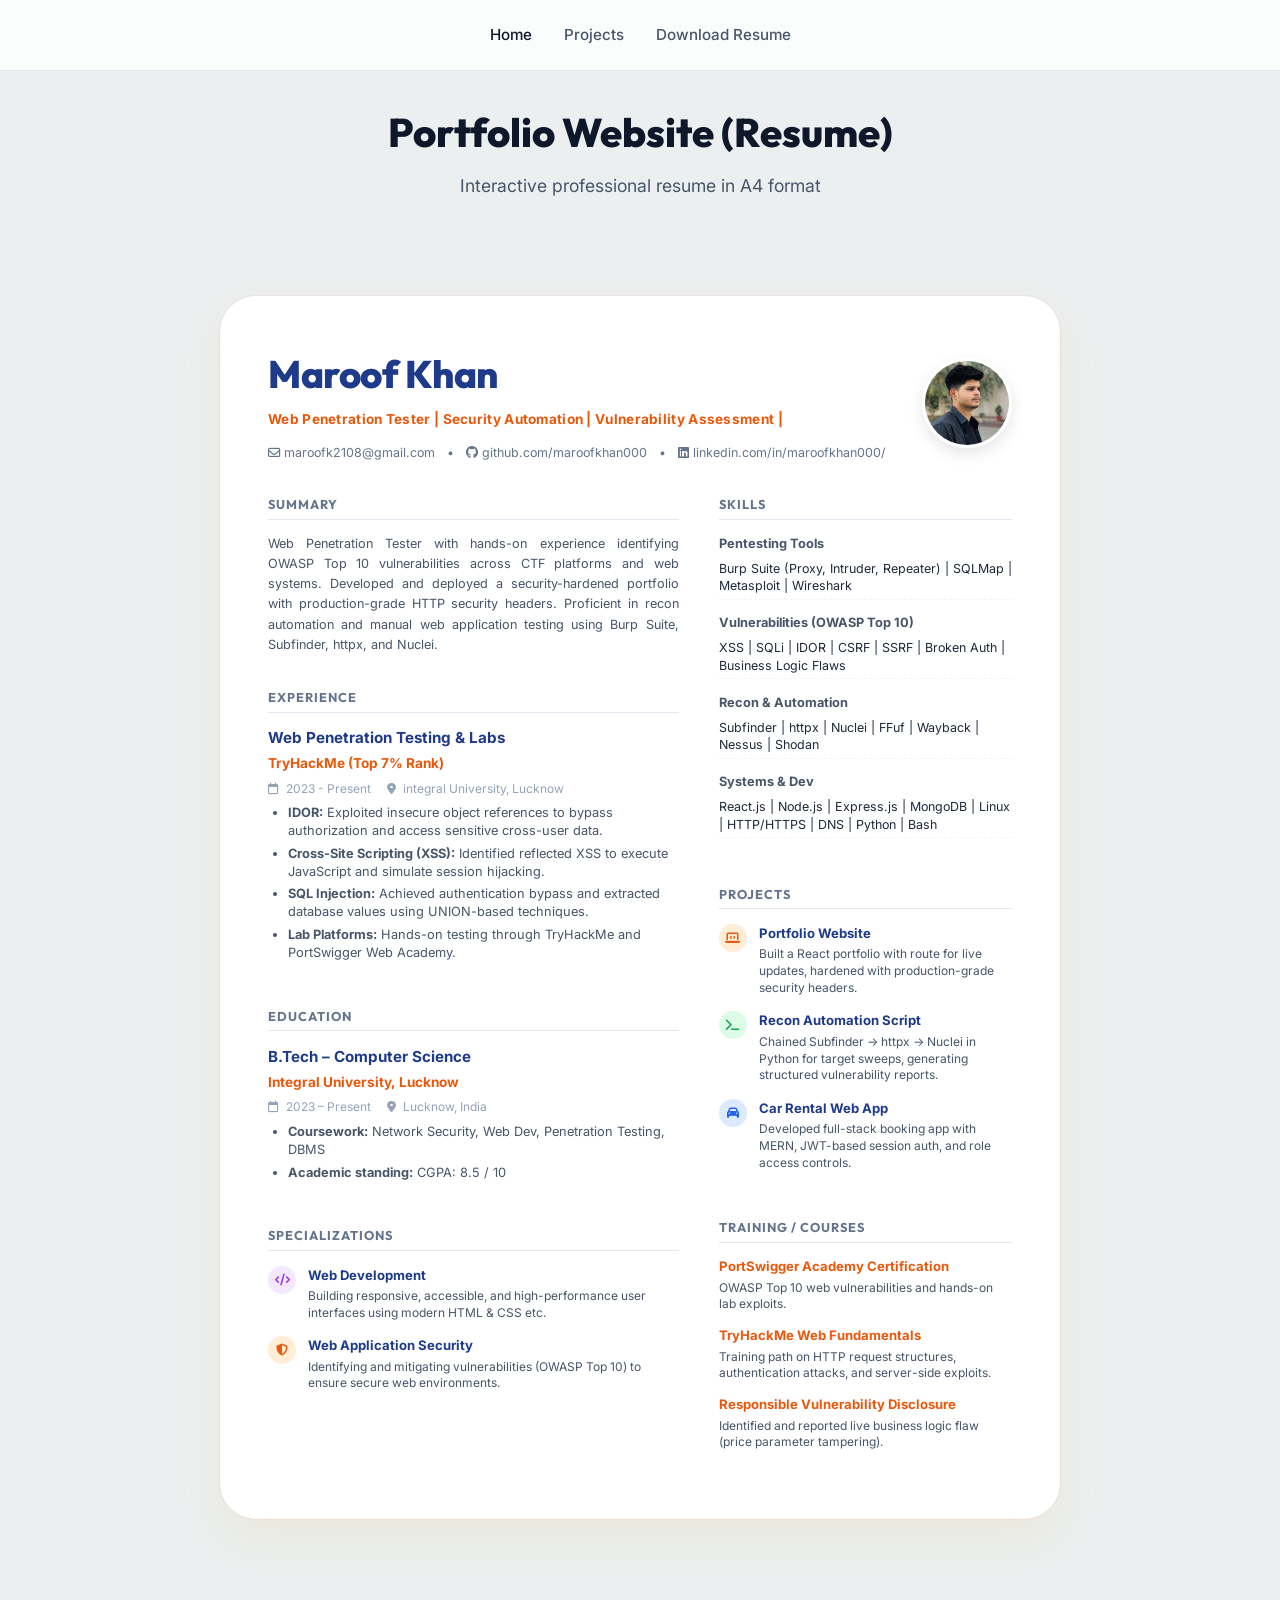
<file: index.html>
<!doctype html>
<html lang="en">
  <head>
    <meta charset="UTF-8" />
    <meta name="viewport" content="width=device-width, initial-scale=1.0" />
    <title>Maroof Khan - Portfolio Homepage</title>
    <!-- Google Fonts -->
    <link rel="preconnect" href="https://fonts.googleapis.com" />
    <link rel="preconnect" href="https://fonts.gstatic.com" crossorigin />
    <link
      href="https://fonts.googleapis.com/css2?family=Inter:wght@300;400;500;600;700;800&family=Outfit:wght@400;600;800&display=swap"
      rel="stylesheet"
    />
    <!-- FontAwesome for Icons -->
    <link
      rel="stylesheet"
      href="https://cdnjs.cloudflare.com/ajax/libs/font-awesome/6.4.0/css/all.min.css"
    />
    <link rel="stylesheet" href="style.css" />
  </head>
  <body>
    <header>
      <div class="nav-container">
        <nav>
          <a href="index.html" class="nav-link active">Home</a>
          <a href="projects.html" class="nav-link">Projects</a>
          <a href="Maroof_Khan_Dummy_Resume.pdf" class="nav-link" download
            >Download Resume</a
          >
        </nav>
      </div>
    </header>

    <!-- Main Container -->
    <main class="container">
      <div class="page-header">
        <h1>Portfolio Website (Resume)</h1>
        <p>Interactive professional resume in A4 format</p>
      </div>

      <!-- Floating A4 Resume Paper Sheet -->
      <div class="resume-wrapper">
        <div class="resume-paper">
          <!-- Resume Header Row -->
          <div class="resume-header-row">
            <!-- Left side: Name, Subtitle, Contact details -->
            <div class="resume-header-info">
              <h1 class="resume-name">Maroof Khan</h1>
              <div class="resume-subtitle-keywords">
                Web Penetration Tester | Security Automation | Vulnerability
                Assessment |
              </div>
              <div class="resume-contact-info">
                <span
                  ><a href="mailto:maroofk2108@gmail.com"
                    ><i class="fa-regular fa-envelope"></i>
                    maroofk2108@gmail.com</a
                  ></span
                >
                <span>•</span>
                <span
                  ><a href="https://github.com/maroofkhan000" target="_blank"
                    ><i class="fa-brands fa-github"></i>
                    github.com/maroofkhan000</a
                  ></span
                >
                <span>•</span>
                <span
                  ><a
                    href="https://linkedin.com/in/maroofkhan000/"
                    target="_blank"
                    ><i class="fa-brands fa-linkedin"></i>
                    linkedin.com/in/maroofkhan000/</a
                  ></span
                >
              </div>
            </div>

            <!-- Right side: Profile photo -->
            <div class="resume-header-photo">
              <div class="resume-photo-box">
                <img
                  src="profile.jpg"
                  class="resume-photo-img"
                  alt="Maroof Khan"
                />
              </div>
            </div>
          </div>

          <!-- Resume Body Grid -->
          <div class="resume-body-grid">
            <!-- Left Column -->
            <div class="resume-column">
              <!-- Summary -->
              <div class="resume-section">
                <div class="resume-section-title">Summary</div>
                <p style="font-size: 9.5pt; color: #475569; line-height: 1.6; text-align: justify;">
                  Web Penetration Tester with hands-on experience identifying
                  OWASP Top 10 vulnerabilities across CTF platforms and web
                  systems. Developed and deployed a security-hardened portfolio
                  with production-grade HTTP security headers. Proficient in
                  recon automation and manual web application testing using Burp
                  Suite, Subfinder, httpx, and Nuclei.
                </p>
              </div>

              <!-- Experience -->
              <div class="resume-section">
                <div class="resume-section-title">Experience</div>

                <!-- Experience Item 1: TryHackMe -->
                <div class="resume-item">
                  <div class="resume-item-title">
                    Web Penetration Testing & Labs
                  </div>
                  <div class="resume-item-company">TryHackMe (Top 7% Rank)</div>
                  <div class="resume-item-meta">
                    <span
                      ><i class="fa-regular fa-calendar"></i> 2023 -
                      Present</span
                    >
                    <span
                      ><i class="fa-solid fa-location-dot"></i> integral
                      University, Lucknow</span
                    >
                  </div>
                  <ul class="resume-list">
                    <li>
                      <strong>IDOR:</strong> Exploited insecure object
                      references to bypass authorization and access sensitive
                      cross-user data.
                    </li>
                    <li>
                      <strong>Cross-Site Scripting (XSS):</strong> Identified
                      reflected XSS to execute JavaScript and simulate session
                      hijacking.
                    </li>
                    <li>
                      <strong>SQL Injection:</strong> Achieved authentication
                      bypass and extracted database values using UNION-based
                      techniques.
                    </li>
                    <li>
                      <strong>Lab Platforms:</strong> Hands-on testing through
                      TryHackMe and PortSwigger Web Academy.
                    </li>
                  </ul>
                </div>


              </div>

              <!-- Education -->
              <div class="resume-section">
                <div class="resume-section-title">Education</div>
                <div class="resume-item">
                  <div class="resume-item-title">B.Tech – Computer Science</div>
                  <div class="resume-item-company">
                    Integral University, Lucknow
                  </div>
                  <div class="resume-item-meta">
                    <span
                      ><i class="fa-regular fa-calendar"></i> 2023 –
                      Present</span
                    >
                    <span
                      ><i class="fa-solid fa-location-dot"></i> Lucknow,
                      India</span
                    >
                  </div>
                  <ul class="resume-list">
                    <li>
                      <strong>Coursework:</strong> Network Security, Web Dev,
                      Penetration Testing, DBMS
                    </li>
                    <li><strong>Academic standing:</strong> CGPA: 8.5 / 10</li>
                  </ul>
                </div>
              </div>

              <!-- Specializations -->
              <div class="resume-section">
                <div class="resume-section-title">Specializations</div>

                <!-- Specialization 1 -->
                <div class="achievement-item">
                  <div class="achievement-icon icon-purple">
                    <i class="fa-solid fa-code"></i>
                  </div>
                  <div class="achievement-content">
                    <div class="achievement-title">Web Development</div>
                    <div class="achievement-desc">
                      Building responsive, accessible, and high-performance user
                      interfaces using modern HTML & CSS etc.
                    </div>
                  </div>
                </div>

                <!-- Specialization 2 -->
                <div class="achievement-item">
                  <div class="achievement-icon icon-orange">
                    <i class="fa-solid fa-shield-halved"></i>
                  </div>
                  <div class="achievement-content">
                    <div class="achievement-title">
                      Web Application Security
                    </div>
                    <div class="achievement-desc">
                      Identifying and mitigating vulnerabilities (OWASP Top 10)
                      to ensure secure web environments.
                    </div>
                  </div>
                </div>
              </div>
            </div>

            <!-- Right Column -->
            <div class="resume-column">
              <!-- Skills -->
              <div class="resume-section">
                <div class="resume-section-title">Skills</div>

                <div class="resume-skills-block">
                  <div class="resume-skills-label">Pentesting Tools</div>
                  <div class="resume-skills-val">
                    Burp Suite (Proxy, Intruder, Repeater) | SQLMap | Metasploit
                    | Wireshark
                  </div>
                </div>

                <div class="resume-skills-block">
                  <div class="resume-skills-label">
                    Vulnerabilities (OWASP Top 10)
                  </div>
                  <div class="resume-skills-val">
                    XSS | SQLi | IDOR | CSRF | SSRF | Broken Auth | Business
                    Logic Flaws
                  </div>
                </div>

                <div class="resume-skills-block">
                  <div class="resume-skills-label">Recon & Automation</div>
                  <div class="resume-skills-val">
                    Subfinder | httpx | Nuclei | FFuf | Wayback | Nessus |
                    Shodan
                  </div>
                </div>

                <div class="resume-skills-block">
                  <div class="resume-skills-label">Systems & Dev</div>
                  <div class="resume-skills-val">
                    React.js | Node.js | Express.js | MongoDB | Linux |
                    HTTP/HTTPS | DNS | Python | Bash
                  </div>
                </div>
              </div>

              <!-- Projects  -->
              <div class="resume-section">
                <div class="resume-section-title">Projects</div>

                <!-- Project 1 -->
                <div class="achievement-item">
                  <div class="achievement-icon icon-orange">
                    <i class="fa-solid fa-laptop-code"></i>
                  </div>
                  <div class="achievement-content">
                    <div class="achievement-title">Portfolio Website</div>
                    <div class="achievement-desc">
                      Built a React portfolio with route for live updates,
                      hardened with production-grade security headers.
                    </div>
                  </div>
                </div>

                <!-- Project 2 -->
                <div class="achievement-item">
                  <div class="achievement-icon icon-green">
                    <i class="fa-solid fa-terminal"></i>
                  </div>
                  <div class="achievement-content">
                    <div class="achievement-title">Recon Automation Script</div>
                    <div class="achievement-desc">
                      Chained Subfinder → httpx → Nuclei in Python for target
                      sweeps, generating structured vulnerability reports.
                    </div>
                  </div>
                </div>

                <!-- Project 3 -->
                <div class="achievement-item">
                  <div class="achievement-icon icon-blue">
                    <i class="fa-solid fa-car"></i>
                  </div>
                  <div class="achievement-content">
                    <div class="achievement-title">Car Rental Web App</div>
                    <div class="achievement-desc">
                      Developed full-stack booking app with MERN, JWT-based
                      session auth, and role access controls.
                    </div>
                  </div>
                </div>
              </div>

              <!-- Training / Courses -->
              <div class="resume-section">
                <div class="resume-section-title">Training / Courses</div>

                <div class="course-item">
                  <div class="course-title">
                    PortSwigger Academy Certification
                  </div>
                  <div class="course-desc">
                    OWASP Top 10 web vulnerabilities and hands-on lab exploits.
                  </div>
                </div>

                <div class="course-item">
                  <div class="course-title">TryHackMe Web Fundamentals</div>
                  <div class="course-desc">
                    Training path on HTTP request structures, authentication
                    attacks, and server-side exploits.
                  </div>
                </div>

                <div class="course-item">
                  <div class="course-title">
                    Responsible Vulnerability Disclosure
                  </div>
                  <div class="course-desc">
                    Identified and reported live business logic flaw (price
                    parameter tampering).
                  </div>
                </div>
              </div>
            </div>
          </div>
        </div>
      </div>
    </main>
  </body>
</html>
</file>
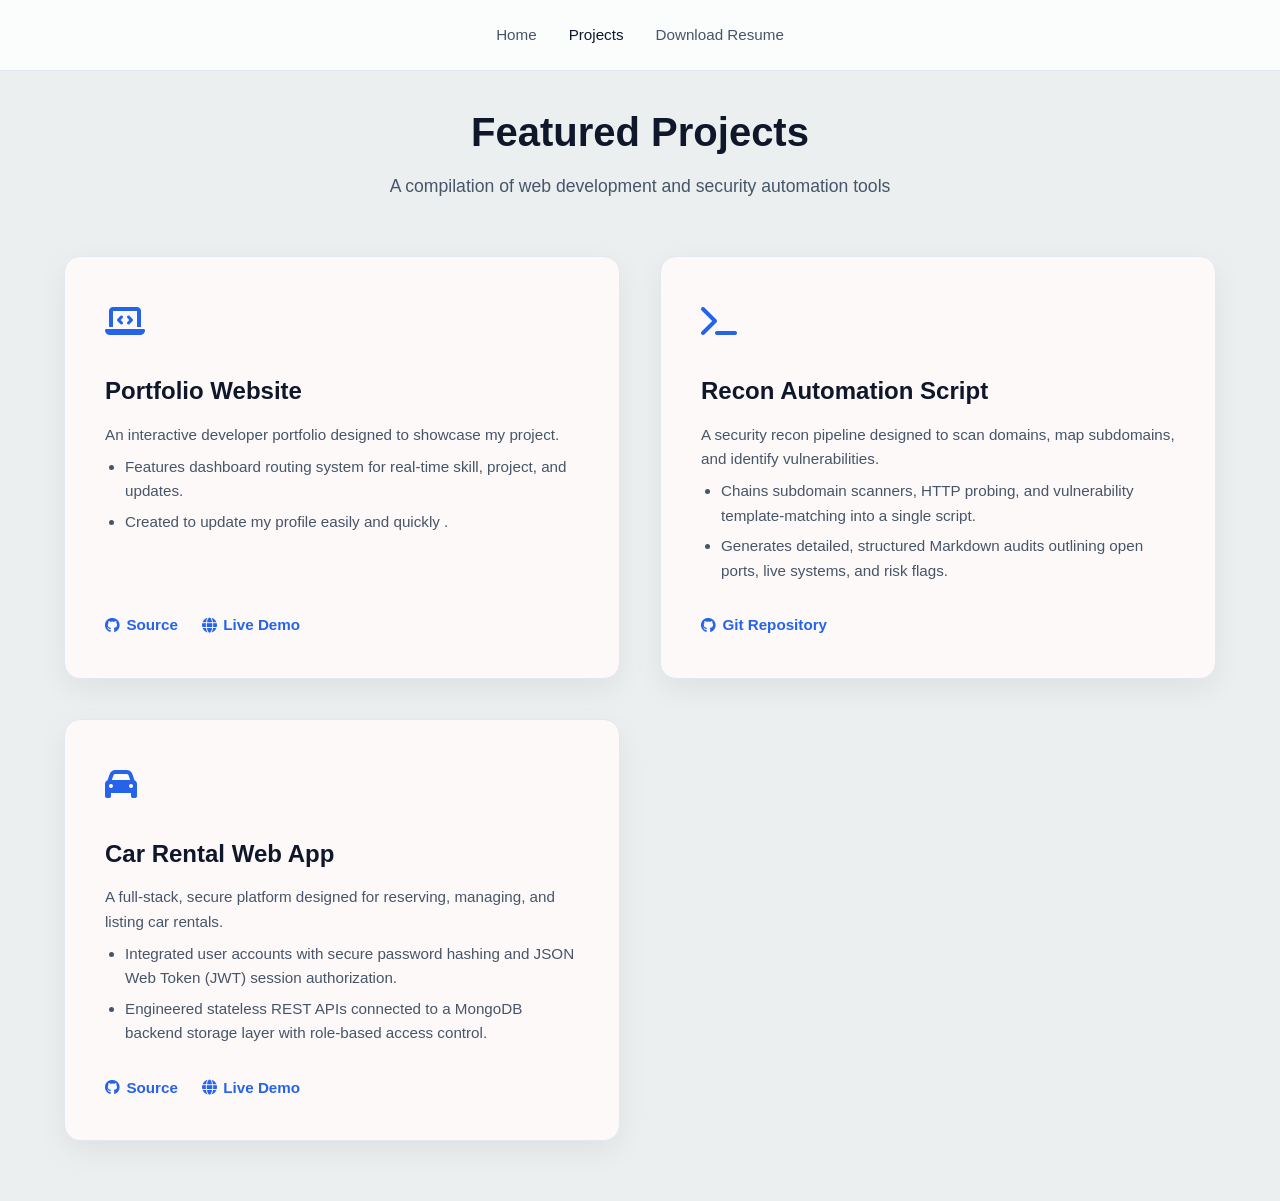
<file: projects.html>
<!doctype html>
<html lang="en">
  <head>
    <meta charset="UTF-8" />
    <meta name="viewport" content="width=device-width, initial-scale=1.0" />
    <title>Maroof Khan - Projects</title>
    <!-- FontAwesome for Icons -->
    <link
      rel="stylesheet"
      href="https://cdnjs.cloudflare.com/ajax/libs/font-awesome/6.4.0/css/all.min.css"
    />
    <link rel="stylesheet" href="style.css" />
  </head>
  <body>
    <!-- Frosted Glass Navbar -->
    <header>
      <div class="nav-container">
        <nav>
          <a href="index.html" class="nav-link">Home</a>
          <a href="projects.html" class="nav-link active">Projects</a>
          <a href="Maroof_Khan_Dummy_Resume.pdf" class="nav-link" download
            >Download Resume</a
          >
        </nav>
      </div>
    </header>

    <!-- Main Container -->
    <main class="container">
      <div class="page-header">
        <h1>Featured Projects</h1>
        <p>A compilation of web development and security automation tools</p>
      </div>

      <div class="projects-grid">
        <!-- Project 1 -->
        <div class="project-card">
          <div class="project-icon">
            <i class="fa-solid fa-laptop-code"></i>
          </div>
          <h3>Portfolio Website</h3>
          <p>
            An interactive developer portfolio designed to showcase my project.
          </p>
          <ul>
            <li>
              Features dashboard routing system for real-time skill, project,
              and updates.
            </li>
            <li>Created to update my profile easily and quickly .</li>
          </ul>
          <div class="project-links">
            <a
              href="https://github.com/maroofkhan000"
              target="_blank"
              class="project-link"
              ><i class="fa-brands fa-github"></i> Source</a
            >
            <a
              href="https://maroofkhan000.github.io/ProfileWebPage/index.html"
              target="_blank"
              class="project-link"
              ><i class="fa-solid fa-globe"></i> Live Demo</a
            >
          </div>
        </div>

        <!-- Project 2 -->
        <div class="project-card">
          <div class="project-icon"><i class="fa-solid fa-terminal"></i></div>
          <h3>Recon Automation Script</h3>

          <p>
            A security recon pipeline designed to scan domains, map subdomains,
            and identify vulnerabilities.
          </p>
          <ul>
            <li>
              Chains subdomain scanners, HTTP probing, and vulnerability
              template-matching into a single script.
            </li>
            <li>
              Generates detailed, structured Markdown audits outlining open
              ports, live systems, and risk flags.
            </li>
          </ul>
          <div class="project-links">
            <a
              href="https://github.com/maroofkhan000"
              target="_blank"
              class="project-link"
              ><i class="fa-brands fa-github"></i> Git Repository</a
            >
          </div>
        </div>

        <!-- Project 3 -->
        <div class="project-card">
          <div class="project-icon"><i class="fa-solid fa-car"></i></div>
          <h3>Car Rental Web App</h3>

          <p>
            A full-stack, secure platform designed for reserving, managing, and
            listing car rentals.
          </p>
          <ul>
            <li>
              Integrated user accounts with secure password hashing and JSON Web
              Token (JWT) session authorization.
            </li>
            <li>
              Engineered stateless REST APIs connected to a MongoDB backend
              storage layer with role-based access control.
            </li>
          </ul>
          <div class="project-links">
            <a
              href="https://github.com/maroofkhan000"
              target="_blank"
              class="project-link"
              ><i class="fa-brands fa-github"></i> Source</a
            >
            <a
              href="https://car-rent-maroof.vercel.app/"
              target="_blank"
              class="project-link"
              ><i class="fa-solid fa-globe"></i> Live Demo</a
            >
          </div>
        </div>
      </div>
    </main>
  </body>
</html>
</file>
<file: style.css>
/* Core Design System & Theme (Light Mode) */
:root {
  --bg-main: #ebefef; /* Slate 50 */
  --bg-card: #fdf9f9; /* Pure White */
  --border-color: #e2e8f0; /* Slate 200 */
  --text-primary: #0f172a; /* Slate 900 */
  --text-secondary: #475569; /* Slate 600 */
  --primary: #2563eb; /* Royal Blue */
  --accent: #121918; /* Teal */
  --gradient-tech: linear-gradient(
    135deg,
    var(--primary) 0%,
    var(--accent) 100%
  );
  --font-heading: "Outfit", sans-serif;
  --font-body: "Inter", sans-serif;
  --shadow-premium: 0 10px 30px rgba(15, 23, 42, 0.06);
}

* {
  margin: 0;
  padding: 0;
  box-sizing: border-box;
}

html {
  scroll-behavior: smooth;
}

body {
  background-color: var(--bg-main);
  color: var(--text-primary);
  font-family: var(--font-body);
  line-height: 1.6;
  overflow-x: hidden;
}

/* Global Font Heading & Transitions */
.logo,
.page-header h1,
.resume-name,
.resume-section-title,
.project-card h3 {
  font-family: var(--font-heading);
}

/* Shared Premium Card Styles */
.project-card {
  background: var(--bg-card);
  border: 1px solid var(--border-color);
  box-shadow: var(--shadow-premium);
}

/* Container Shared Styles */
.container,
.nav-container {
  width: 90%;
  max-width: 1200px;
  margin: 0 auto;
}

.container {
  padding: 100px 0 60px 0;
}

/* Global Navbar */
header {
  position: fixed;
  top: 0;
  left: 0;
  width: 100%;
  z-index: 1000;
  background: rgba(255, 255, 255, 0.8);
  backdrop-filter: blur(12px);
  border-bottom: 1px solid var(--border-color);
}

.nav-container {
  display: flex;
  justify-content: space-between;
  align-items: center;
  justify-content: center;
  height: 70px;
}

nav {
  display: flex;
  align-items: center;
  gap: 2rem;
}

.nav-link {
  color: var(--text-secondary);
  text-decoration: none;
  font-size: 0.95rem;
  font-weight: 500;
  position: relative;
  padding: 0.25rem 0;
}

.nav-link:hover,
.nav-link.active {
  color: var(--text-primary);
}

/* Page Headers */
.page-header {
  text-align: center;
  margin-bottom: 3.5rem;
}

.page-header h1 {
  font-size: 2.5rem;
  font-weight: 800;
  margin-bottom: 0.5rem;
}

.page-header p {
  color: var(--text-secondary);
  font-size: 1.1rem;
}

/* Homepage / A4 Resume Container styling */
.resume-wrapper {
  display: flex;
  justify-content: center;
  align-items: center;
  padding: 40px 0;
}

.resume-paper {
  max-width: 840px;
  width: 100%;
  min-height: 297mm;
  background: #ffffff;
  color: #374151;
  padding: 3rem;
  box-shadow:
    0 20px 50px rgba(243, 160, 6, 0.08),
    0 0 0 1px rgba(238, 7, 7, 0.05);
  border-radius: 36px;
  font-family: var(--font-body);
  position: relative;
  overflow: hidden;
}

.resume-header-row {
  display: flex;
  justify-content: space-between;
  align-items: center;
  margin-bottom: 2rem;
  gap: 2rem;
}

.resume-name {
  font-size: 2.4rem;
  font-weight: 800;
  color: #1e3a8a;
  margin-bottom: 0.2rem;
  letter-spacing: -0.5px;
}

.resume-subtitle-keywords {
  font-size: 0.85rem;
  font-weight: 700;
  color: #ea580c;
  text-transform: capitalize;
  margin-bottom: 0.75rem;
  letter-spacing: 0.3px;
}

.resume-contact-info {
  display: flex;
  flex-wrap: wrap;
  gap: 0.75rem;
  font-size: 0.78rem;
  color: #64748b;
  align-items: center;
}

.resume-contact-info a {
  color: #64748b;
  text-decoration: none;
}

.resume-contact-info a:hover {
  color: #1e3a8a;
  text-decoration: underline;
}

.resume-header-photo {
  flex-shrink: 0;
}

.resume-photo-box {
  width: 90px;
  height: 90px;
  border-radius: 50%;
  overflow: hidden;
  border: 3px solid #ffffff;
  box-shadow: 0 6px 15px rgba(0, 0, 0, 0.1);
}

.resume-photo-img {
  width: 100%;
  height: 100%;
  object-fit: cover;
}

.resume-body-grid {
  display: grid;
  grid-template-columns: 1.4fr 1fr;
  gap: 2.5rem;
}

.resume-column {
  display: flex;
  flex-direction: column;
  gap: 1.5rem;
}

.resume-section {
  margin-bottom: 0.5rem;
}

.resume-section-title {
  font-size: 0.8rem;
  font-weight: 700;
  color: #64748b;
  border-bottom: 1.5px solid #e2e8f0;
  padding-bottom: 0.25rem;
  margin-bottom: 0.85rem;
  text-transform: uppercase;
  letter-spacing: 1px;
}

.resume-item {
  margin-bottom: 0.75rem;
}

.resume-item-title {
  font-weight: 700;
  font-size: 0.95rem;
  color: #1e3a8a;
  margin-bottom: 0.15rem;
}

.resume-item-company {
  font-weight: 700;
  font-size: 0.85rem;
  color: #ea580c;
  margin-bottom: 0.25rem;
}

.resume-item-meta {
  display: flex;
  gap: 1rem;
  font-size: 0.75rem;
  color: #94a3b8;
  margin-bottom: 0.4rem;
}

.resume-item-meta i {
  margin-right: 0.25rem;
}

.resume-list {
  margin-left: 1.25rem;
  font-size: 0.8rem;
  color: #475569;
  line-height: 1.4;
}

.resume-list li {
  margin-bottom: 0.3rem;
}

/* Skills list */
.resume-skills-block {
  display: flex;
  flex-direction: column;
  gap: 0.35rem;
  margin-bottom: 0.85rem;
}

.resume-skills-label {
  font-size: 0.8rem;
  font-weight: 700;
  color: #475569;
}

.resume-skills-val {
  font-size: 0.78rem;
  color: #1e293b;
  line-height: 1.4;
  border-bottom: 1px dashed #f1f5f9;
  padding-bottom: 0.25rem;
}

/* Achievements (Projects) & Interests lists */
.achievement-item {
  display: flex;
  gap: 0.75rem;
  margin-bottom: 0.85rem;
  align-items: flex-start;
}

.achievement-icon {
  width: 28px;
  height: 28px;
  border-radius: 50%;
  display: flex;
  align-items: center;
  justify-content: center;
  font-size: 0.75rem;
  flex-shrink: 0;
  margin-top: 1px;
}

.icon-orange {
  background-color: #ffedd5;
  color: #ea580c;
}
.icon-green {
  background-color: #dcfce7;
  color: #16a34a;
}
.icon-blue {
  background-color: #dbeafe;
  color: #2563eb;
}
.icon-purple {
  background-color: #f3e8ff;
  color: #9333ea;
}

.achievement-content {
  flex-grow: 1;
}

.achievement-title {
  font-size: 0.82rem;
  font-weight: 700;
  color: #1e3a8a;
  margin-bottom: 0.15rem;
}

.achievement-desc {
  font-size: 0.75rem;
  color: #475569;
  line-height: 1.4;
}

/* Training / Course items */
.course-item {
  margin-bottom: 0.75rem;
}

.course-title {
  font-size: 0.82rem;
  font-weight: 700;
  color: #ea580c;
  margin-bottom: 0.15rem;
}

.course-desc {
  font-size: 0.75rem;
  color: #475569;
  line-height: 1.4;
}

/* Projects Page styles */
.projects-grid {
  display: grid;
  grid-template-columns: repeat(auto-fit, minmax(370px, 1fr));
  gap: 2.5rem;
}

.project-card {
  border-radius: 16px;
  padding: 2.5rem;
  position: relative;
  overflow: hidden;
  display: flex;
  flex-direction: column;
}

.project-icon {
  font-size: 2rem;
  color: var(--primary);
  margin-bottom: 1.5rem;
}

.project-card h3 {
  font-size: 1.5rem;
  color: var(--text-primary);
  margin-bottom: 0.75rem;
}

.project-card p {
  color: var(--text-secondary);
  font-size: 0.95rem;
  margin-bottom: 0.5rem;
}

.project-card ul {
  margin-left: 1.25rem;
  color: var(--text-secondary);
  font-size: 0.95rem;
  margin-bottom: 1.5rem;
  flex-grow: 1;
}

.project-card ul li {
  margin-bottom: 0.4rem;
}

.project-links {
  display: flex;
  gap: 1.5rem;
}

.project-link {
  color: var(--primary);
  text-decoration: none;
  font-weight: 600;
  font-size: 0.95rem;
  display: flex;
  align-items: center;
  gap: 0.4rem;
}

.project-link:hover {
  color: var(--accent);
}
</file>
